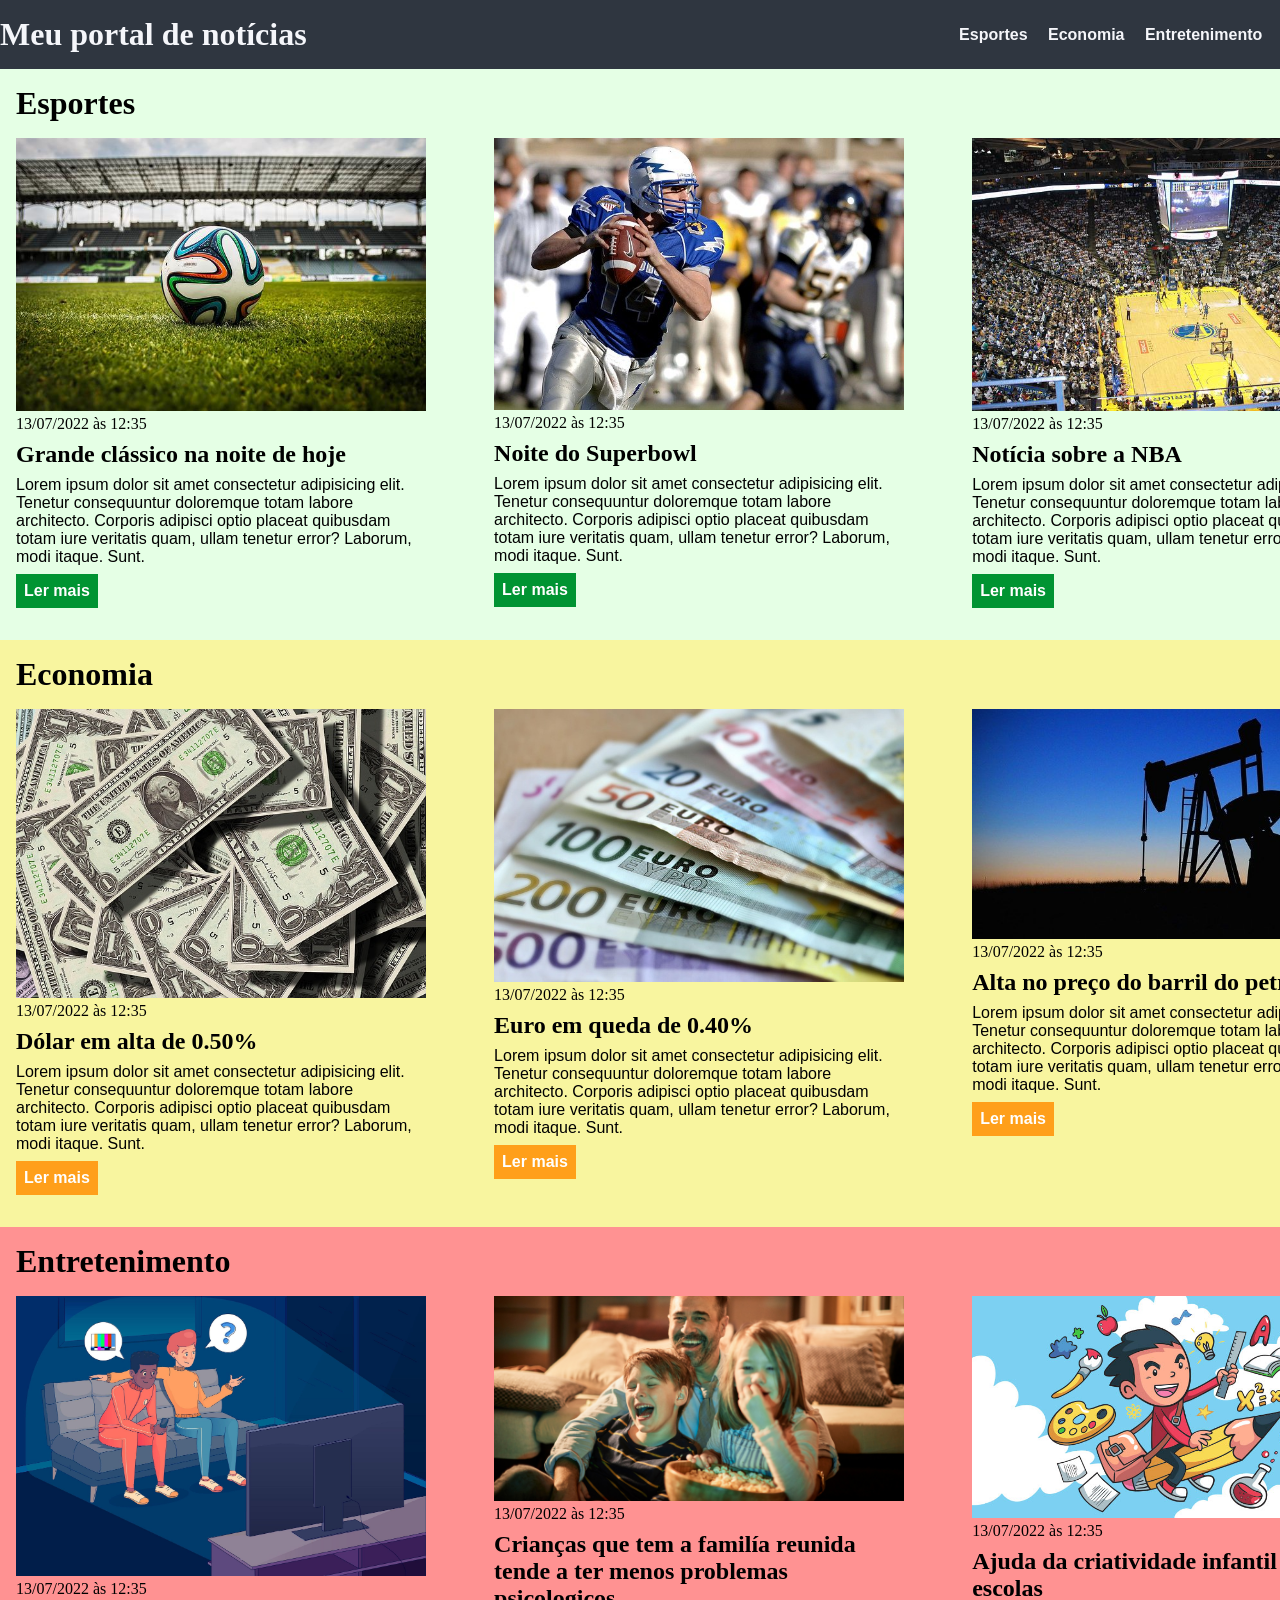
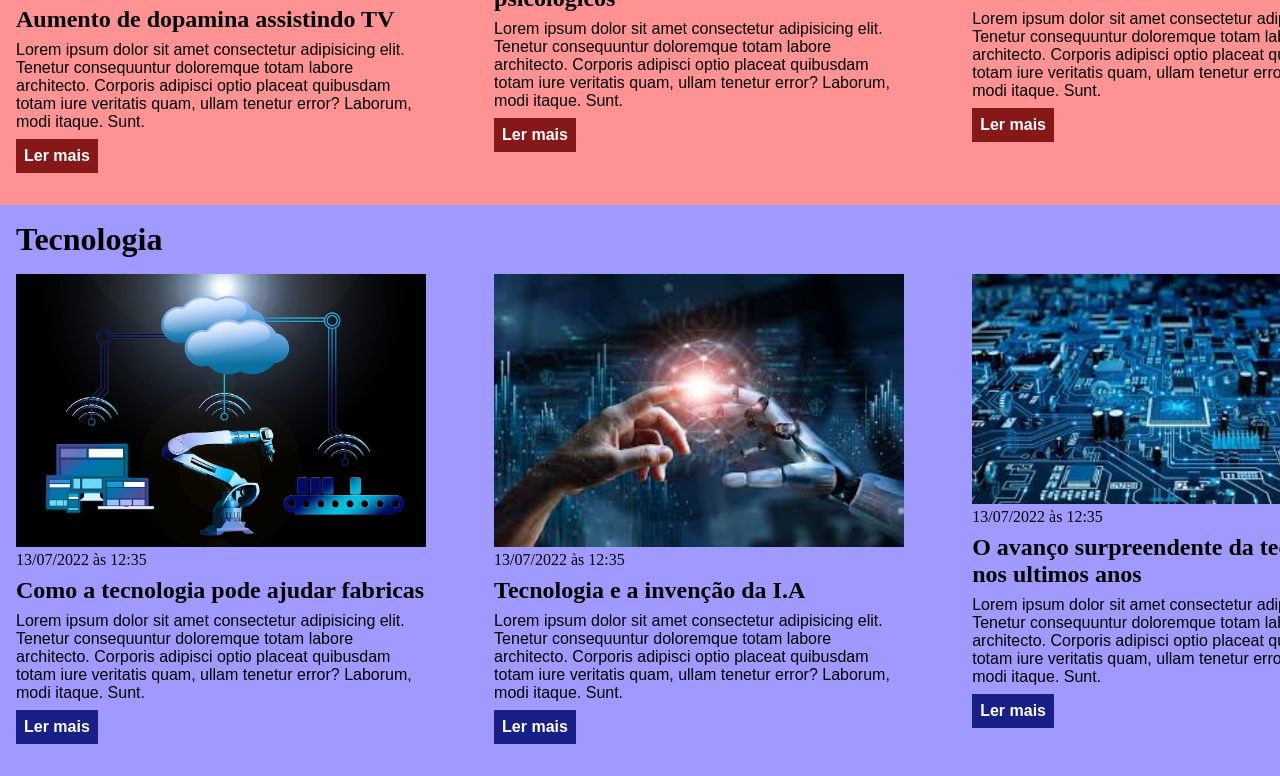
<file: atividade_css/index.html>
<!DOCTYPE html>
<html lang="pt-BR">
<head>
    <meta charset="UTF-8">
    <meta http-equiv="X-UA-Compatible" content="IE=edge">
    <meta name="viewport" content="width=device-width, initial-scale=1.0">
    <title>O portal de notícias de Jota</title>
    <link rel="stylesheet" href="./main.css" />
</head>
<body>
    <header>
        <div class="container">
            <h1>Meu portal de notícias</h1>
            <nav>
                <ul>
                    <li>
                        <a href="#sports" title="Ir para a seção de esportes">Esportes</a>
                    </li>
                    <li>
                        <a href="#economy" title="Ir para a seção de notícias">Economia</a>
                    </li>
                    <li>
                        <a href="#entertainment" title="Ir para a seção de entretenimento">Entretenimento</a>
                    </li>
                    <li>
                        <a href="#technology" title="Ir para a seção de tecnologia">Tecnologia</a>
                    </li>
                </ul>
            </nav>
        </div>
    </header>
    <section id="sports">
    <div class="container">
        <h2>Esportes</h2>
        <div class="articles">
            <article>
                <img src="./imagens/futebol.jpg" alt="Bola de futebol no gramado" />
                <header>
                    <time class="creation-date">13/07/2022 às 12:35</time>
                </header>
                <h3>Grande clássico na noite de hoje</h3>
                <p>
                    Lorem ipsum dolor sit amet consectetur adipisicing elit. Tenetur consequuntur doloremque totam labore architecto. Corporis adipisci optio placeat quibusdam totam iure veritatis quam, ullam tenetur error? Laborum, modi itaque. Sunt.
                </p>
                <a href="#" title="Leia a notícia completa">Ler mais</a>
            </article>
            <article>
                <img src="./imagens/futebol-americano.jpg" alt="Jogador de futebol americano correndo com a bola na mão" />
                <header>
                    <time>13/07/2022 às 12:35</time>
                </header>
                <h3>Noite do Superbowl</h3>
                <p>
                    Lorem ipsum dolor sit amet consectetur adipisicing elit. Tenetur consequuntur doloremque totam labore architecto. Corporis adipisci optio placeat quibusdam totam iure veritatis quam, ullam tenetur error? Laborum, modi itaque. Sunt.
                </p>
                <a href="#" title="Leia a notícia completa">Ler mais</a>
            </article>
            <article>
                <img src="./imagens/basquete.jpg" title="Vista aérea de uma quadra de basquete" />
                <header>
                    <time>13/07/2022 às 12:35</time>
                </header>
                <h3>Notícia sobre a NBA</h3>
                <p>
                    Lorem ipsum dolor sit amet consectetur adipisicing elit. Tenetur consequuntur doloremque totam labore architecto. Corporis adipisci optio placeat quibusdam totam iure veritatis quam, ullam tenetur error? Laborum, modi itaque. Sunt.
                </p>
                <a href="#" title="Leia a notícia completa">Ler mais</a>
            </article>
        </div>
    </div>
    </section>
    <section id="economy">
    <div class="container">
        <h2>Economia</h2>
            <div class="articles">
                <article>
                    <img src="./imagens/dolares.jpg" alt="Muitos dólares" />
                    <header>
                        <time>13/07/2022 às 12:35</time>
                    </header>
                    <h3>Dólar em alta de 0.50%</h3>
                    <p>
                        Lorem ipsum dolor sit amet consectetur adipisicing elit. Tenetur consequuntur doloremque totam labore architecto. Corporis adipisci optio placeat quibusdam totam iure veritatis quam, ullam tenetur error? Laborum, modi itaque. Sunt.
                    </p>
                    <a href="#" title="Leia a notícia completa">Ler mais</a>
                </article>
                <article>
                    <img src="./imagens/euro.jpg" alt="Várias notas de euro" />
                    <header>
                        <time>13/07/2022 às 12:35</time>
                    </header>
                    <h3>Euro em queda de 0.40%</h3>
                    <p>
                        Lorem ipsum dolor sit amet consectetur adipisicing elit. Tenetur consequuntur doloremque totam labore architecto. Corporis adipisci optio placeat quibusdam totam iure veritatis quam, ullam tenetur error? Laborum, modi itaque. Sunt.
                    </p>
                    <a href="#" title="Leia a notícia completa">Ler mais</a>
                </article>
                <article>
                    <img src="./imagens/petroleo.jpg" alt="Extração de petróleo" />
                    <header>
                        <time>13/07/2022 às 12:35</time>
                    </header>
                    <h3>Alta no preço do barril do petróleo</h3>
                    <p>
                        Lorem ipsum dolor sit amet consectetur adipisicing elit. Tenetur consequuntur doloremque totam labore architecto. Corporis adipisci optio placeat quibusdam totam iure veritatis quam, ullam tenetur error? Laborum, modi itaque. Sunt.
                    </p>
                    <a href="#" title="Leia a notícia completa">Ler mais</a>
                </article>
            </div>
    </div>
    </section>
    <section id="entertainment">
        <div class="container">
            <h2>Entretenimento</h2>
                <div class="articles">
                    <article>
                        <img src="./imagens/entretenimento-sala.jpg" alt="amigos assistindo na TV" />
                        <header>
                            <time>13/07/2022 às 12:35</time>
                        </header>
                        <h3>Aumento de dopamina assistindo TV</h3>
                        <p>Lorem ipsum dolor sit amet consectetur adipisicing elit. Tenetur consequuntur doloremque totam labore architecto. Corporis adipisci optio placeat quibusdam totam iure veritatis quam, ullam tenetur error? Laborum, modi itaque. Sunt.</p>
                        <a href="#" title="Leia a notícia completa">Ler mais</a>
                    </article>
                    <article>
                        <img src="./imagens/entretenimento-familia.png" alt="familia reunida" />
                        <header>
                            <time>13/07/2022 às 12:35</time>
                        </header>
                        <h3>Crianças que tem a familía reunida tende a ter menos problemas psicologicos</h3>
                        <p>Lorem ipsum dolor sit amet consectetur adipisicing elit. Tenetur consequuntur doloremque totam labore architecto. Corporis adipisci optio placeat quibusdam totam iure veritatis quam, ullam tenetur error? Laborum, modi itaque. Sunt.</p>
                        <a href="#" title="Leia a notícia completa">Ler mais</a>
                    </article>
                    <article>
                        <img src="./imagens/entretenimento-infantil.jpg" alt="imaginação infantil" />
                        <header>
                            <time>13/07/2022 às 12:35</time>
                        </header>
                        <h3>Ajuda da criatividade infantil em escolas</h3>
                        <p>Lorem ipsum dolor sit amet consectetur adipisicing elit. Tenetur consequuntur doloremque totam labore architecto. Corporis adipisci optio placeat quibusdam totam iure veritatis quam, ullam tenetur error? Laborum, modi itaque. Sunt.</p>
                        <a href="#" title="Leia a notícia completa">Ler mais</a>
                    </article>
                </div>
        </div>
    </section>
    <section id="technology">
        <div class="container">
            <h2>Tecnologia</h2>
                <div class="articles">
                    <article>
                        <img src="./imagens/tecnologia-fabrica.jpg" alt="Tecnologia em fabricas" />
                        <header>
                            <time>13/07/2022 às 12:35</time>
                        </header>
                        <h3>Como a tecnologia pode ajudar fabricas</h3>
                        <p>Lorem ipsum dolor sit amet consectetur adipisicing elit. Tenetur consequuntur doloremque totam labore architecto. Corporis adipisci optio placeat quibusdam totam iure veritatis quam, ullam tenetur error? Laborum, modi itaque. Sunt.</p>
                        <a href="#" title="Leia a notícia completa">Ler mais</a>
                    </article>
                    <article>
                        <img src="./imagens/tecnologia-ia.jpg" alt="tecnologia em IA" />
                        <header>
                            <time>13/07/2022 às 12:35</time>
                        </header>
                        <h3>Tecnologia e a invenção da I.A</h3>
                        <p>Lorem ipsum dolor sit amet consectetur adipisicing elit. Tenetur consequuntur doloremque totam labore architecto. Corporis adipisci optio placeat quibusdam totam iure veritatis quam, ullam tenetur error? Laborum, modi itaque. Sunt.</p>
                        <a href="#" title="Leia a notícia completa">Ler mais</a>
                    </article>
                    <article>
                        <img src="./imagens/tecnologia-placa.jpg" alt="Avanço da tecnologia" />
                        <header>
                            <time>13/07/2022 às 12:35</time>
                        </header>
                        <h3>O avanço surpreendente da tecnologia nos ultimos anos</h3>
                        <p>Lorem ipsum dolor sit amet consectetur adipisicing elit. Tenetur consequuntur doloremque totam labore architecto. Corporis adipisci optio placeat quibusdam totam iure veritatis quam, ullam tenetur error? Laborum, modi itaque. Sunt.</p>
                        <a href="#" title="Leia a notícia completa">Ler mais</a>
                    </article>
                </div>
        </div>
    </section>
</body>
</html>
</file>
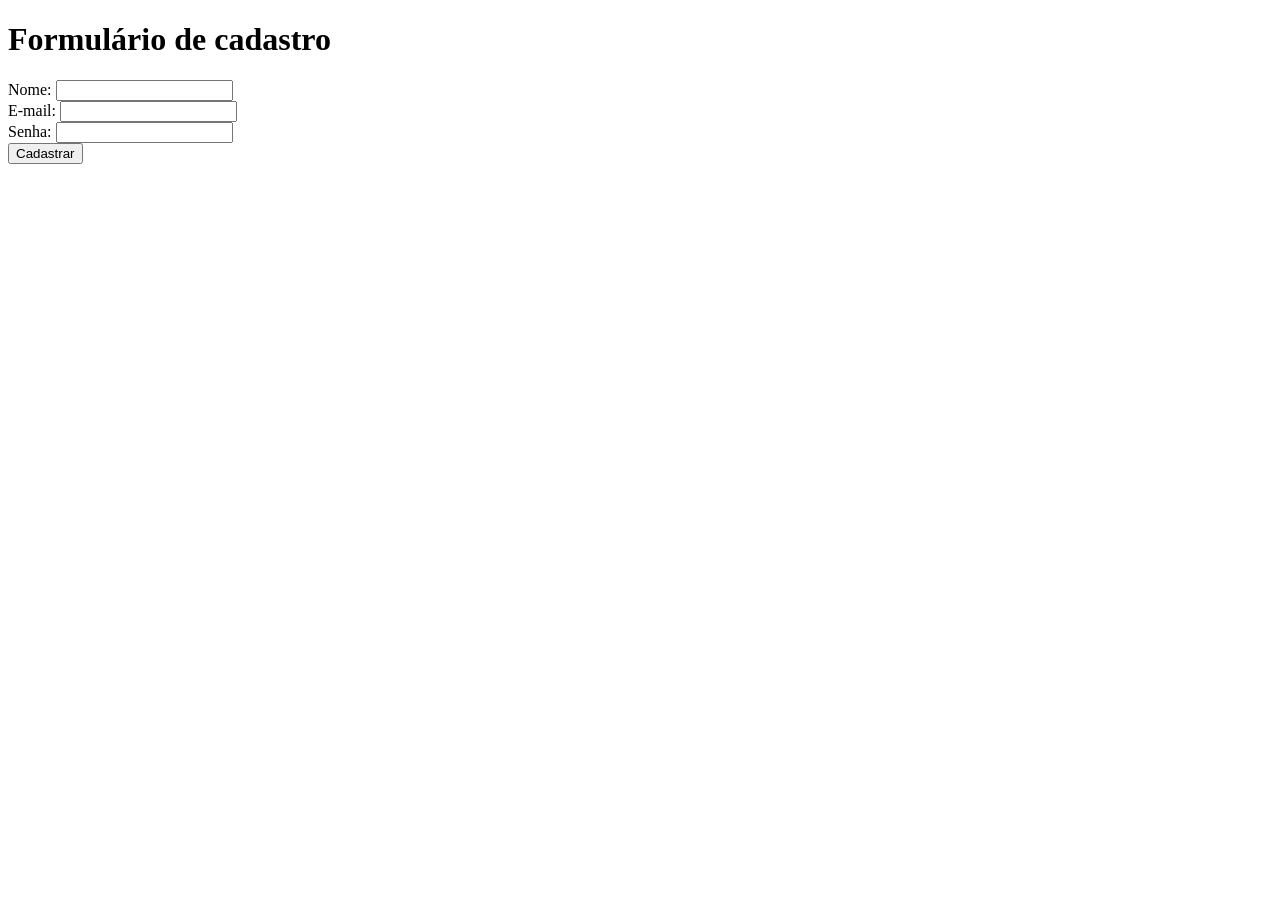
<file: exercicio.html>
<!DOCTYPE html>
<html lang="pt-br">
<head>
    <meta charset="UTF-8">
    <meta name="viewport" content="width=device-width, initial-scale=1.0">
    <title>Exercicio</title>
</head>
<body>
    <h1>Formulário de cadastro</h1>
    <form>
        <label for="nome">Nome: </label>
        <input id="nome" type="text" />
        <br/>
        <label for="email">E-mail: </label>
        <input id="email" type="email"/>
        <br/>
        <label for="senha">Senha: </label>
        <input id=senha type="password"/>
        <br/>
        <button type="submit">
            Cadastrar
        </button>
    </form>
</body>
</html>
</file>
<file: atividade_css/main.css>
* {
    box-sizing: border-box;
    margin: 0;
    padding: 0;
}

body > header {
    background-color: #2f3640
}

body > header {
    padding: 16px 0;
    color: #f5f6fa;
}

header .container {
    display: flex;
    align-items: center;
    justify-content: space-between;
}

header li {
    display: inline;
    font-family: Arial, Helvetica, sans-serif;
    font-weight: bold;
    margin-left: 16px;
}

header li a {
    color: #f5f6fa;
    text-decoration: none;
}

.container{
    width: 1366px;
    margin: 0 auto;
}

.articles {
    display: flex;
    flex-wrap: wrap;
    justify-content: space-between;
}

.articles article img {
    /*height: 180px;*/
    width: 100%;
}

.articles article {
    width: 30%;
}

section {
    padding: 16px;
}

section h2,
.articles article{
    margin-bottom: 16px;
}

.articles article h3 {
    margin-top: 8px;
    margin-bottom: 8px;
}

.articles article a{
    background-color: blue;
    color: #fff;
    padding: 8px;
    display: inline-block;
    text-decoration: none;
    font-weight: bold;
    margin-top: 8px;
}

.articles article a:hover {
    text-decoration: underline;
}

.articles article p,
.articles article a {
        font-family: arial,Arial, Helvetica, sans-serif;
}

.articles article h3 {
    font-size: 24px;
}

section h2 {
    font-size: 32px;
}

#sports {
    background-color: rgba(0,255,0,0.1);
}

#sports .articles article a {
    background-color: #009432;
}

#economy {
    background-color: #f8f59f;
}

#economy .articles article a {
    background-color: #ff9f1a;
}

#entertainment {
    background-color: rgb(255, 146, 146);
}

#entertainment .articles article a {
    background-color: rgb(134, 24, 24);
}

#technology {
    background-color: rgb(160, 154, 255);
}

#technology .articles article a {
    background-color: rgb(24, 31, 134);
}
</file>
